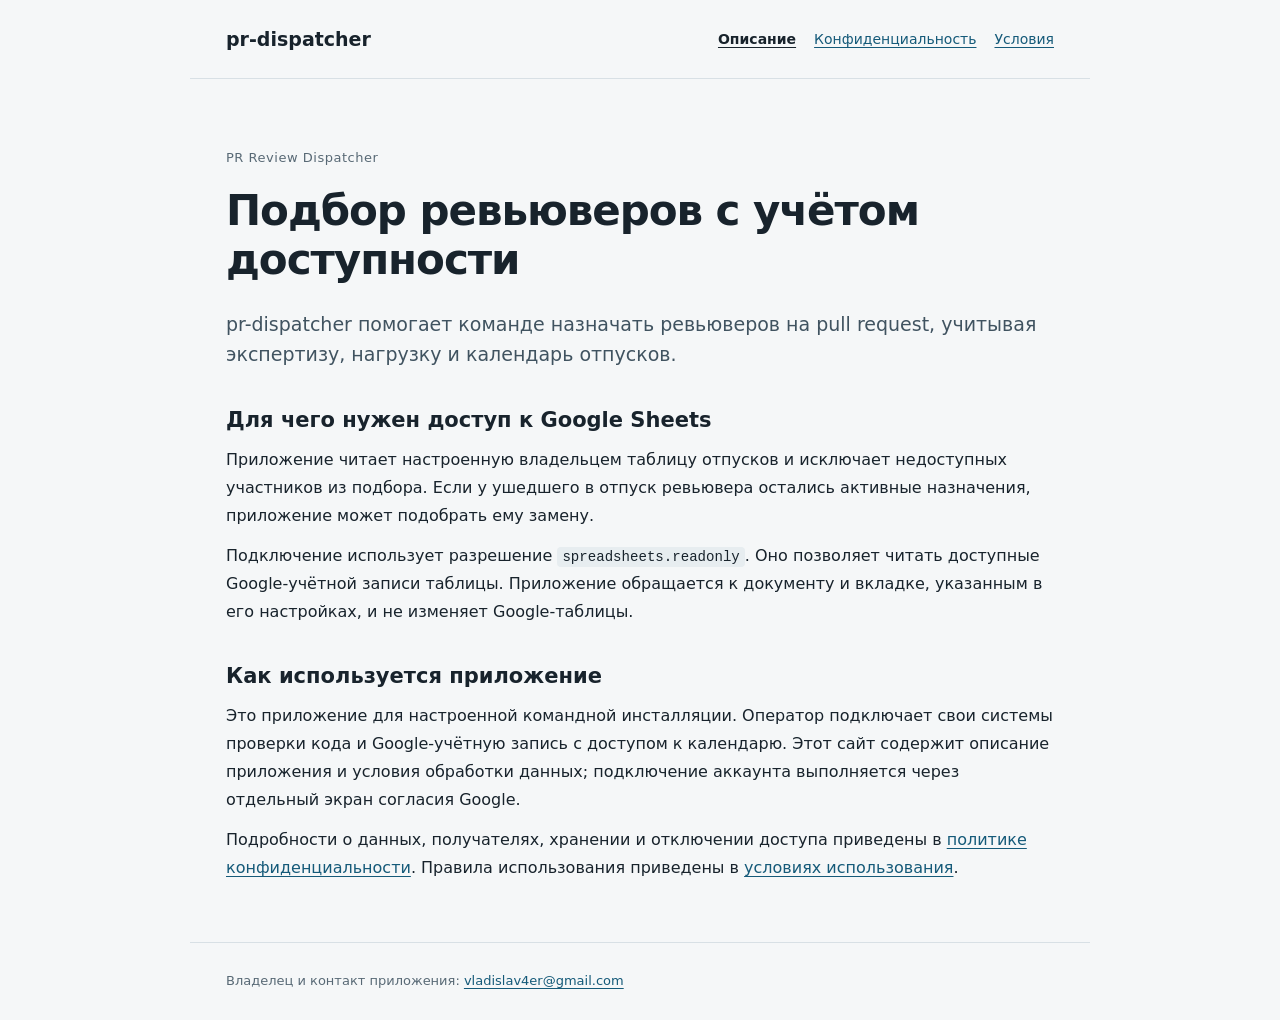
<file: index.html>
<!doctype html>
<html lang="ru">
<head>
  <meta charset="utf-8">
  <meta name="viewport" content="width=device-width, initial-scale=1">
  <meta name="description" content="pr-dispatcher — приложение для подбора ревьюверов pull request с учётом их доступности.">
  <title>pr-dispatcher</title>
  <link rel="stylesheet" href="style.css">
</head>
<body>
  <header>
    <a class="brand" href="index.html">pr-dispatcher</a>
    <nav aria-label="Разделы сайта">
      <a href="index.html" aria-current="page">Описание</a>
      <a href="privacy.html">Конфиденциальность</a>
      <a href="terms.html">Условия</a>
    </nav>
  </header>
  <main>
    <p class="eyebrow">PR Review Dispatcher</p>
    <h1>Подбор ревьюверов с учётом доступности</h1>
    <p class="lead">pr-dispatcher помогает команде назначать ревьюверов на pull request,
      учитывая экспертизу, нагрузку и календарь отпусков.</p>
    <section>
      <h2>Для чего нужен доступ к Google Sheets</h2>
      <p>Приложение читает настроенную владельцем таблицу отпусков и исключает
        недоступных участников из подбора. Если у ушедшего в отпуск ревьювера
        остались активные назначения, приложение может подобрать ему замену.</p>
      <p>Подключение использует разрешение <code>spreadsheets.readonly</code>.
        Оно позволяет читать доступные Google-учётной записи таблицы.
        Приложение обращается к документу и вкладке, указанным в его настройках,
        и не изменяет Google-таблицы.</p>
    </section>
    <section>
      <h2>Как используется приложение</h2>
      <p>Это приложение для настроенной командной инсталляции. Оператор подключает
        свои системы проверки кода и Google-учётную запись с доступом к календарю.
        Этот сайт содержит описание приложения и условия обработки данных;
        подключение аккаунта выполняется через отдельный экран согласия Google.</p>
      <p>Подробности о данных, получателях, хранении и отключении доступа приведены
        в <a href="privacy.html">политике конфиденциальности</a>.
        Правила использования приведены в <a href="terms.html">условиях использования</a>.</p>
    </section>
  </main>
  <footer>Владелец и контакт приложения: <a href="mailto:vladislav4er@gmail.com">vladislav4er@gmail.com</a></footer>
</body>
</html>
</file>
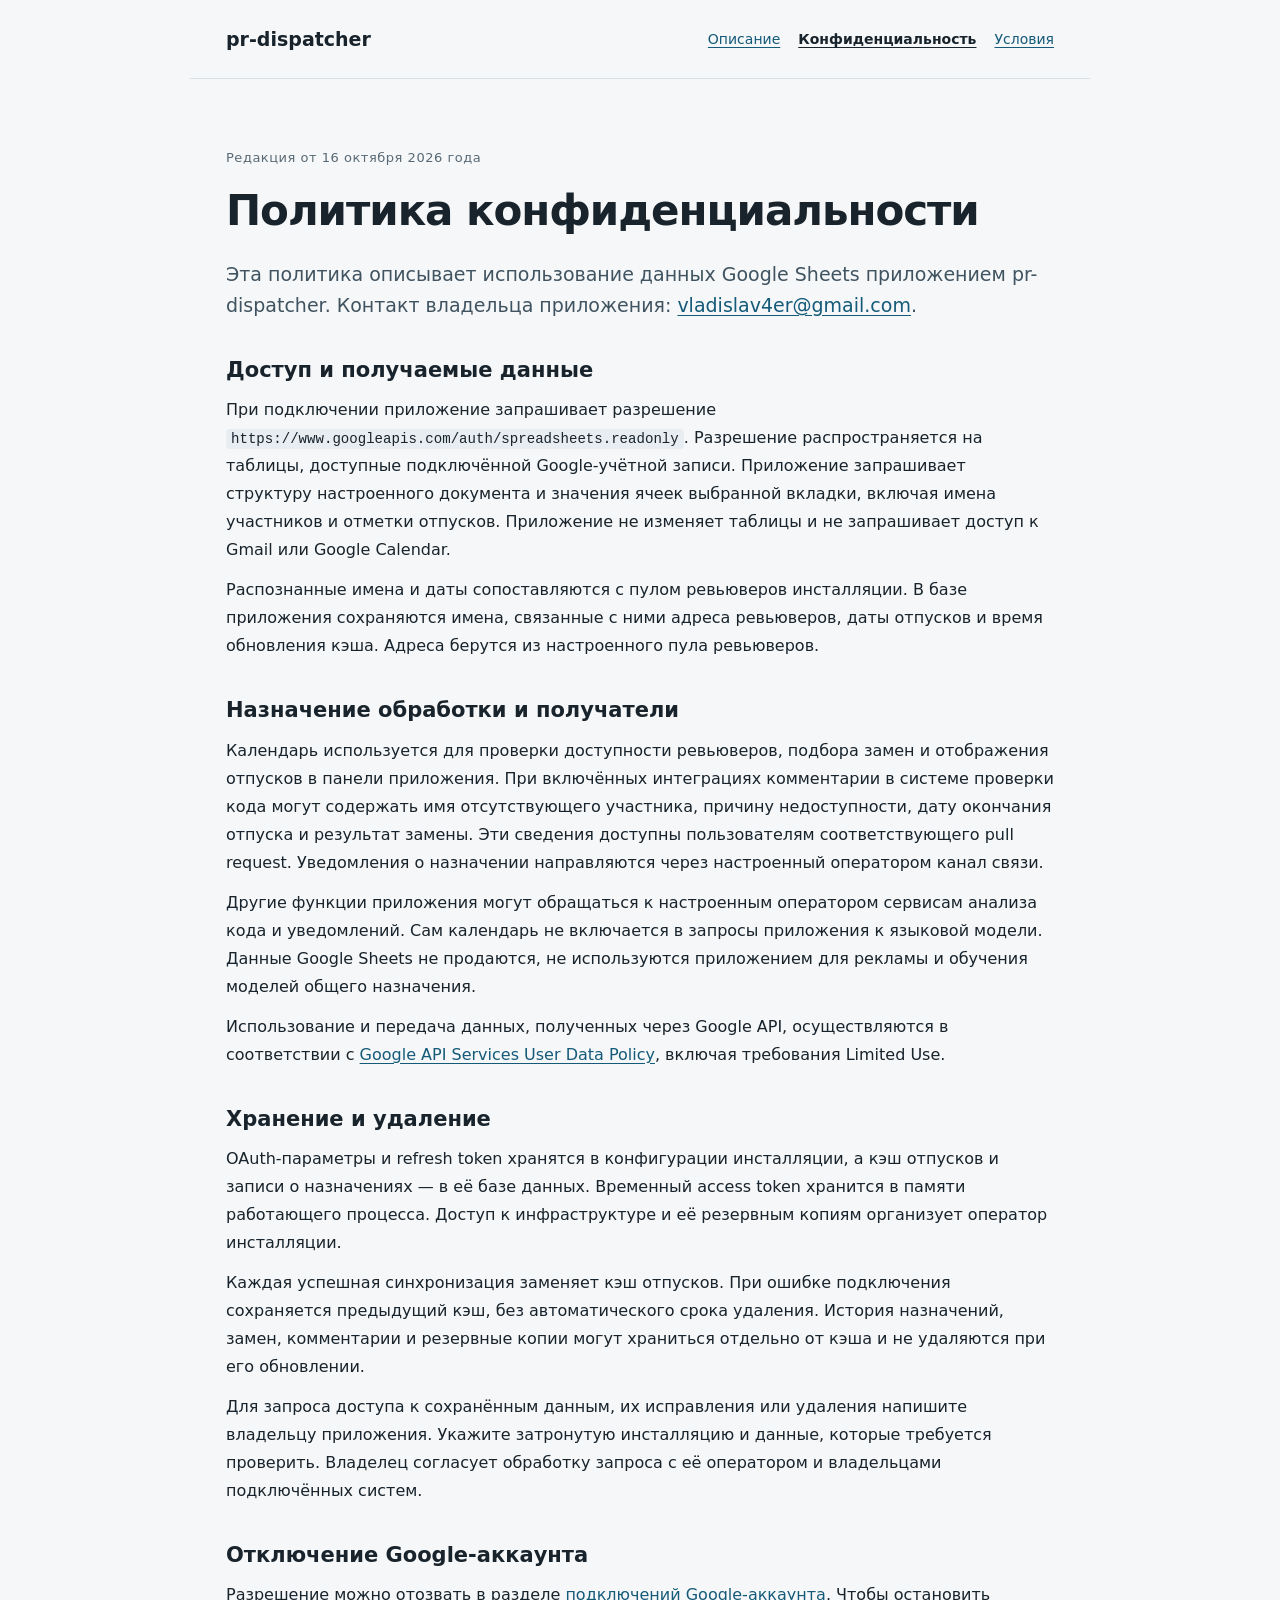
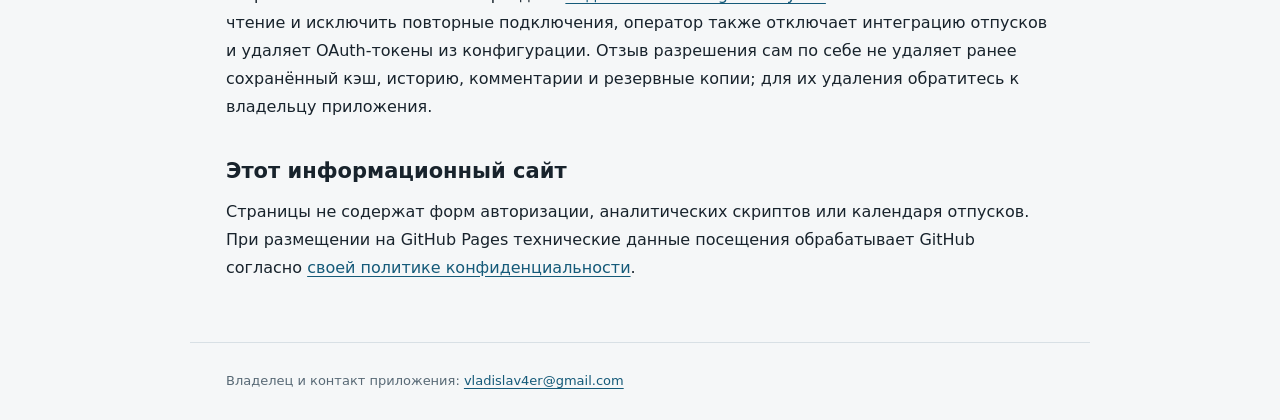
<file: privacy.html>
<!doctype html>
<html lang="ru">
<head>
  <meta charset="utf-8">
  <meta name="viewport" content="width=device-width, initial-scale=1">
  <title>Конфиденциальность — pr-dispatcher</title>
  <link rel="stylesheet" href="style.css">
</head>
<body>
  <header>
    <a class="brand" href="index.html">pr-dispatcher</a>
    <nav aria-label="Разделы сайта">
      <a href="index.html">Описание</a>
      <a href="privacy.html" aria-current="page">Конфиденциальность</a>
      <a href="terms.html">Условия</a>
    </nav>
  </header>
  <main>
    <p class="eyebrow">Редакция от 16 октября 2026 года</p>
    <h1>Политика конфиденциальности</h1>
    <p class="lead">Эта политика описывает использование данных Google Sheets
      приложением pr-dispatcher. Контакт владельца приложения:
      <a href="mailto:vladislav4er@gmail.com">vladislav4er@gmail.com</a>.</p>
    <section>
      <h2>Доступ и получаемые данные</h2>
      <p>При подключении приложение запрашивает разрешение
        <code>https://www.googleapis.com/auth/spreadsheets.readonly</code>.
        Разрешение распространяется на таблицы, доступные подключённой Google-учётной
        записи. Приложение запрашивает структуру настроенного документа и значения
        ячеек выбранной вкладки, включая имена участников и отметки отпусков.
        Приложение не изменяет таблицы и не запрашивает доступ к Gmail или Google Calendar.</p>
      <p>Распознанные имена и даты сопоставляются с пулом ревьюверов инсталляции.
        В базе приложения сохраняются имена, связанные с ними адреса ревьюверов,
        даты отпусков и время обновления кэша. Адреса берутся из настроенного
        пула ревьюверов.</p>
    </section>
    <section>
      <h2>Назначение обработки и получатели</h2>
      <p>Календарь используется для проверки доступности ревьюверов, подбора замен
        и отображения отпусков в панели приложения. При включённых интеграциях
        комментарии в системе проверки кода могут содержать имя отсутствующего
        участника, причину недоступности, дату окончания отпуска и результат замены.
        Эти сведения доступны пользователям соответствующего pull request.
        Уведомления о назначении направляются через настроенный оператором канал связи.</p>
      <p>Другие функции приложения могут обращаться к настроенным оператором
        сервисам анализа кода и уведомлений. Сам календарь не включается в запросы
        приложения к языковой модели. Данные Google Sheets не продаются,
        не используются приложением для рекламы и обучения моделей общего назначения.</p>
      <p>Использование и передача данных, полученных через Google API, осуществляются
        в соответствии с <a href="https://developers.google.com/terms/api-services-user-data-policy">Google API Services User Data Policy</a>,
        включая требования Limited Use.</p>
    </section>
    <section>
      <h2>Хранение и удаление</h2>
      <p>OAuth-параметры и refresh token хранятся в конфигурации инсталляции,
        а кэш отпусков и записи о назначениях — в её базе данных.
        Временный access token хранится в памяти работающего процесса.
        Доступ к инфраструктуре и её резервным копиям организует оператор инсталляции.</p>
      <p>Каждая успешная синхронизация заменяет кэш отпусков. При ошибке подключения
        сохраняется предыдущий кэш, без автоматического срока удаления.
        История назначений, замен, комментарии и резервные копии могут храниться
        отдельно от кэша и не удаляются при его обновлении.</p>
      <p>Для запроса доступа к сохранённым данным, их исправления или удаления
        напишите владельцу приложения. Укажите затронутую инсталляцию и данные,
        которые требуется проверить. Владелец согласует обработку запроса
        с её оператором и владельцами подключённых систем.</p>
    </section>
    <section>
      <h2>Отключение Google-аккаунта</h2>
      <p>Разрешение можно отозвать в разделе
        <a href="https://myaccount.google.com/connections">подключений Google-аккаунта</a>.
        Чтобы остановить чтение и исключить повторные подключения, оператор также
        отключает интеграцию отпусков и удаляет OAuth-токены из конфигурации.
        Отзыв разрешения сам по себе не удаляет ранее сохранённый кэш, историю,
        комментарии и резервные копии; для их удаления обратитесь к владельцу приложения.</p>
    </section>
    <section>
      <h2>Этот информационный сайт</h2>
      <p>Страницы не содержат форм авторизации, аналитических скриптов или календаря
        отпусков. При размещении на GitHub Pages технические данные посещения
        обрабатывает GitHub согласно
        <a href="https://docs.github.com/en/site-policy/privacy-policies/github-general-privacy-statement">своей политике конфиденциальности</a>.</p>
    </section>
  </main>
  <footer>Владелец и контакт приложения: <a href="mailto:vladislav4er@gmail.com">vladislav4er@gmail.com</a></footer>
</body>
</html>
</file>
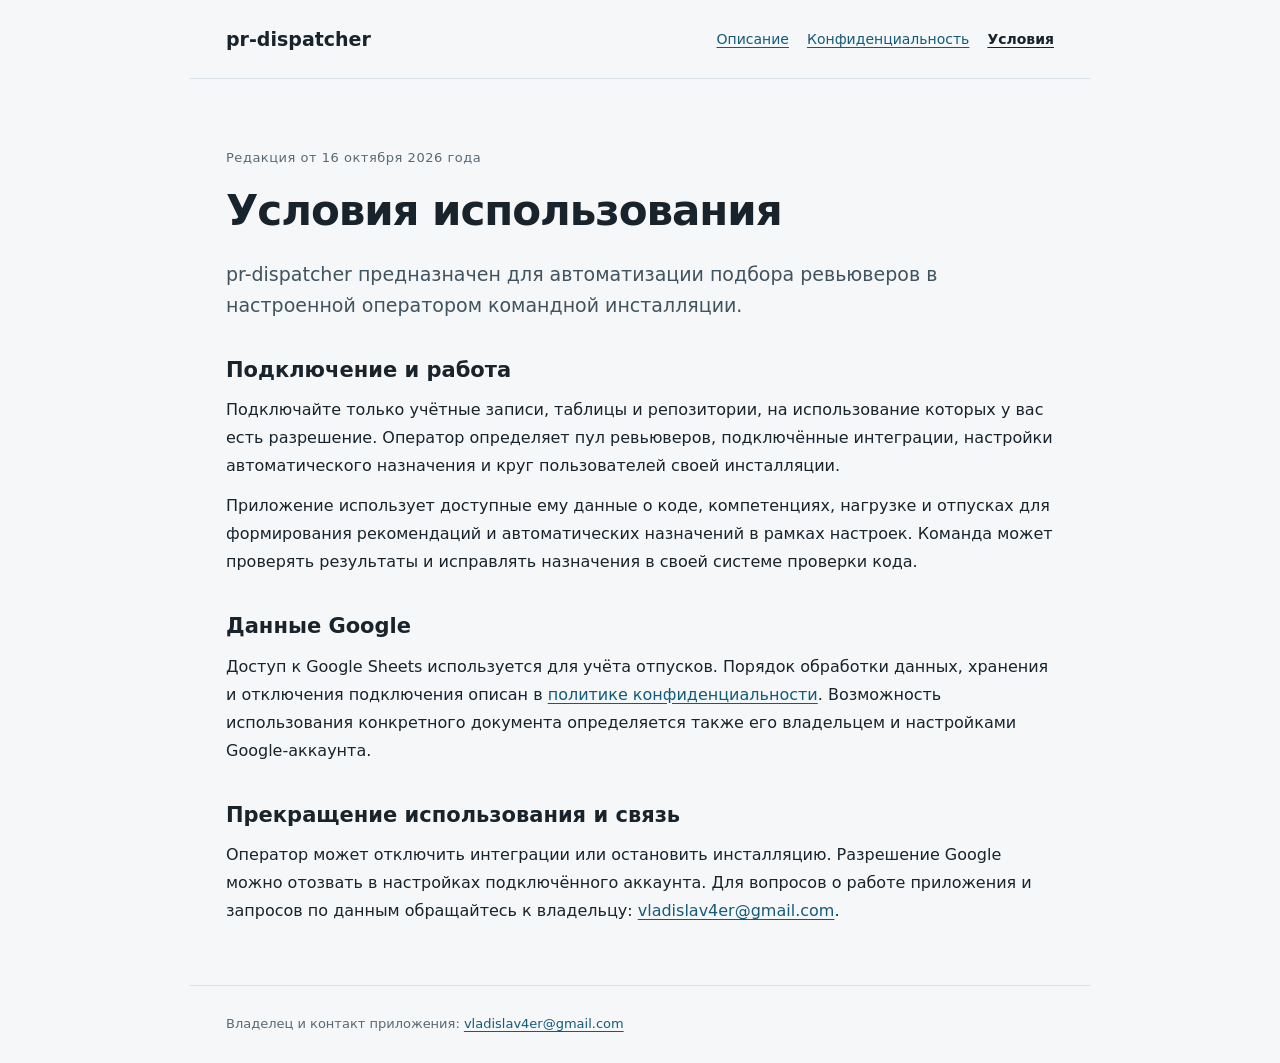
<file: terms.html>
<!doctype html>
<html lang="ru">
<head>
  <meta charset="utf-8">
  <meta name="viewport" content="width=device-width, initial-scale=1">
  <title>Условия использования — pr-dispatcher</title>
  <link rel="stylesheet" href="style.css">
</head>
<body>
  <header>
    <a class="brand" href="index.html">pr-dispatcher</a>
    <nav aria-label="Разделы сайта">
      <a href="index.html">Описание</a>
      <a href="privacy.html">Конфиденциальность</a>
      <a href="terms.html" aria-current="page">Условия</a>
    </nav>
  </header>
  <main>
    <p class="eyebrow">Редакция от 16 октября 2026 года</p>
    <h1>Условия использования</h1>
    <p class="lead">pr-dispatcher предназначен для автоматизации подбора ревьюверов
      в настроенной оператором командной инсталляции.</p>
    <section>
      <h2>Подключение и работа</h2>
      <p>Подключайте только учётные записи, таблицы и репозитории, на использование
        которых у вас есть разрешение. Оператор определяет пул ревьюверов,
        подключённые интеграции, настройки автоматического назначения
        и круг пользователей своей инсталляции.</p>
      <p>Приложение использует доступные ему данные о коде, компетенциях,
        нагрузке и отпусках для формирования рекомендаций и автоматических
        назначений в рамках настроек. Команда может проверять результаты
        и исправлять назначения в своей системе проверки кода.</p>
    </section>
    <section>
      <h2>Данные Google</h2>
      <p>Доступ к Google Sheets используется для учёта отпусков.
        Порядок обработки данных, хранения и отключения подключения описан
        в <a href="privacy.html">политике конфиденциальности</a>.
        Возможность использования конкретного документа определяется также
        его владельцем и настройками Google-аккаунта.</p>
    </section>
    <section>
      <h2>Прекращение использования и связь</h2>
      <p>Оператор может отключить интеграции или остановить инсталляцию.
        Разрешение Google можно отозвать в настройках подключённого аккаунта.
        Для вопросов о работе приложения и запросов по данным обращайтесь
        к владельцу: <a href="mailto:vladislav4er@gmail.com">vladislav4er@gmail.com</a>.</p>
    </section>
  </main>
  <footer>Владелец и контакт приложения: <a href="mailto:vladislav4er@gmail.com">vladislav4er@gmail.com</a></footer>
</body>
</html>
</file>
<file: style.css>
:root { color-scheme: light; font-family: system-ui, -apple-system, BlinkMacSystemFont, "Segoe UI", sans-serif; color: #18232c; background: #f5f7f8; }
* { box-sizing: border-box; }
body { margin: 0; }
header, main, footer { max-width: 900px; margin: 0 auto; padding: 28px 36px; }
header { display: flex; align-items: center; justify-content: space-between; gap: 20px; border-bottom: 1px solid #d8e0e5; }
.brand { color: #18232c; font-size: 19px; font-weight: 750; text-decoration: none; white-space: nowrap; }
nav { display: flex; gap: 18px; flex-wrap: wrap; font-size: 14px; }
a { color: #155a79; text-underline-offset: 3px; }
a:hover { color: #103e54; }
nav a[aria-current="page"] { color: #18232c; font-weight: 650; }
main { padding-top: 56px; padding-bottom: 48px; }
.eyebrow { color: #586975; font-size: 13px; letter-spacing: .04em; }
h1 { font-size: clamp(30px, 4vw, 42px); line-height: 1.18; letter-spacing: -.025em; margin: 16px 0 24px; max-width: 780px; overflow-wrap: anywhere; }
.lead { color: #405360; font-size: 19px; line-height: 1.6; }
section { margin-top: 36px; }
h2 { font-size: 21px; line-height: 1.35; margin-bottom: 12px; }
p { font-size: 16px; line-height: 1.75; margin: 12px 0; }
code { font-size: .88em; padding: 2px 5px; border-radius: 4px; background: #e7edf0; overflow-wrap: anywhere; }
footer { border-top: 1px solid #d8e0e5; color: #586975; font-size: 13px; line-height: 1.6; }
:focus-visible { outline: 3px solid #e2a825; outline-offset: 4px; }
@media (max-width: 650px) {
  header, main, footer { padding-left: 22px; padding-right: 22px; }
  header { align-items: flex-start; flex-direction: column; }
  nav { gap: 10px 16px; }
  main { padding-top: 32px; }
  .lead { font-size: 17px; }
}
</file>
